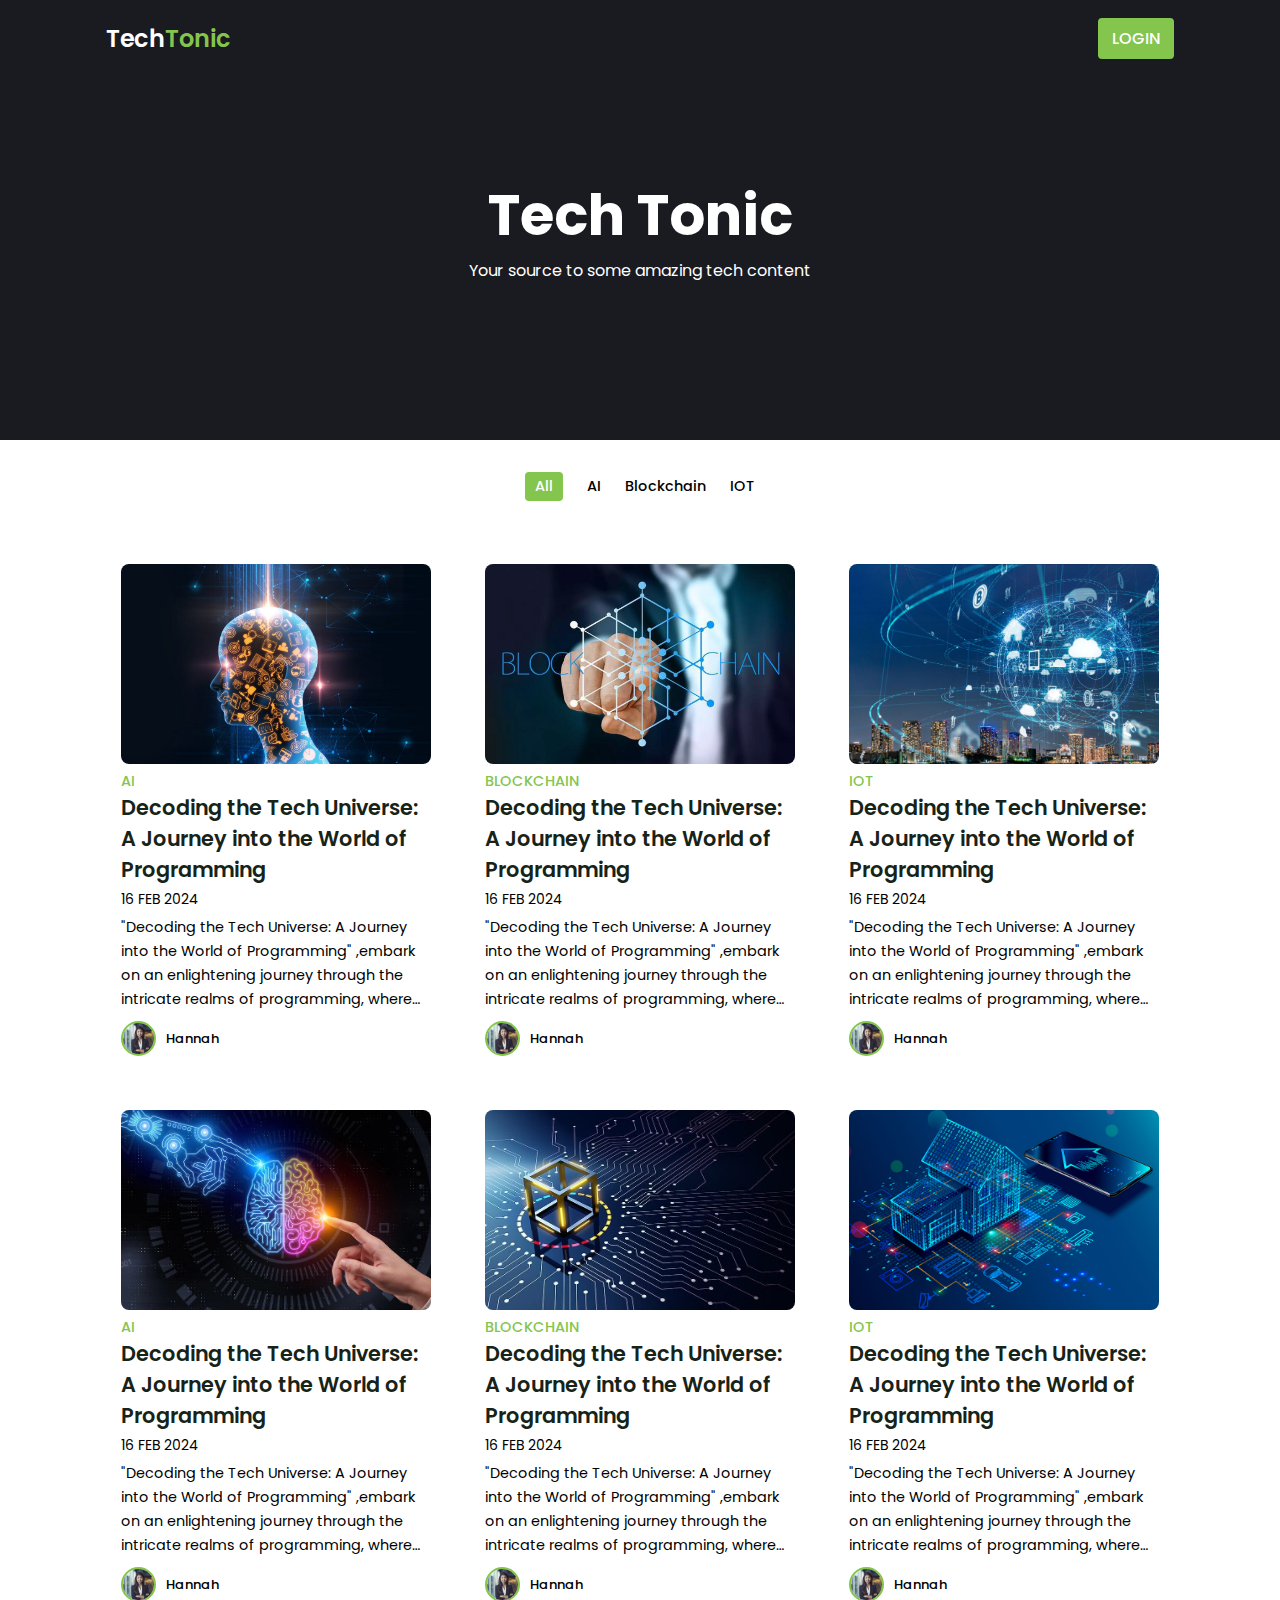
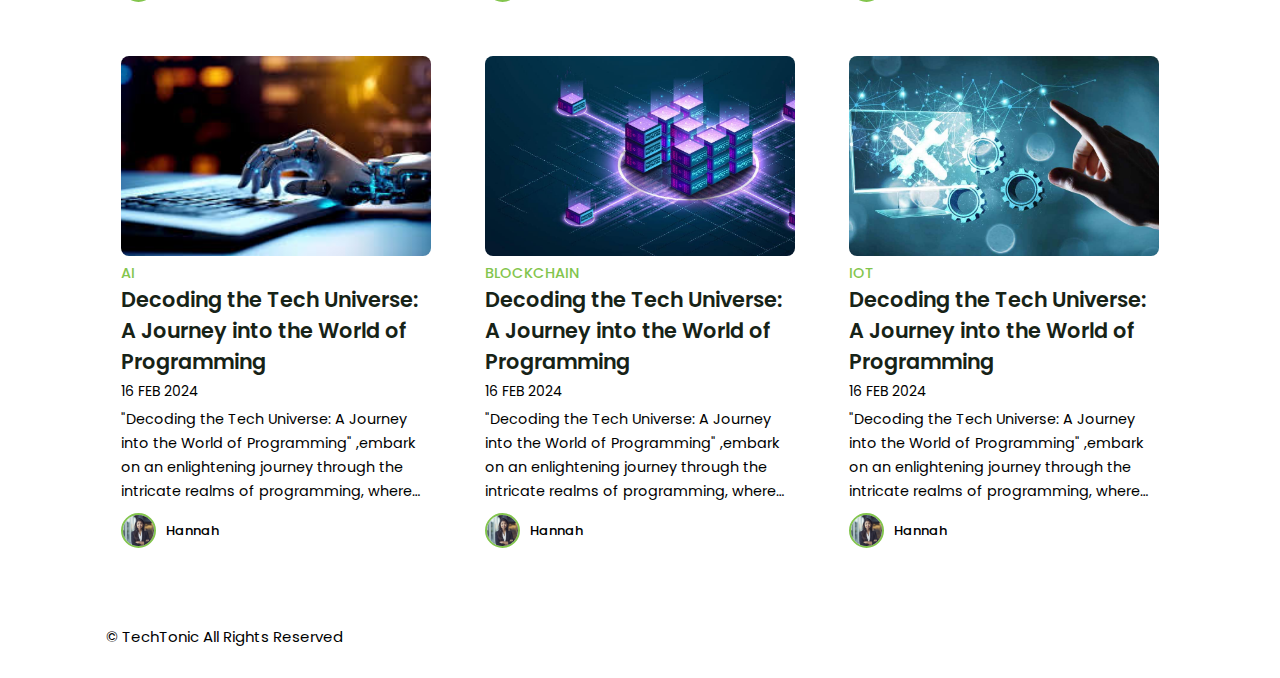
<file: index.html>
<!DOCTYPE html>
<html>
    <head>
        <meta charset="UTF-8">
        <meta http-equiv="X-UA-Compatible" content="IE=edge">
        <meta name="viewport" content="width=device-width, initial-scale=1.0">
        <title>Blog Website</title>
        <link rel="stylesheet" href="style.css">
    </head>
    <body>
        <header>
            <div class="nav container">
            <a href="#" class="logo">Tech<span>Tonic</span></a>
            <a href="#" class="login">Login</a>
        </div>
        </header>
        <section class="home" id="home">
            <div class="home-text container">
                <h2 class="home-title">Tech Tonic</h2>
                <span class="home-subtitle">Your source to some amazing tech content</span>
            </div>
        </section>
        <div class="post-filter container">
            <span class="filter-item active-filter" data-filter='all'>All</span>
            <span class="filter-item" data-filter='algorithm'>AI</span>
            <span class="filter-item" data-filter='code'>Blockchain</span>
            <span class="filter-item" data-filter='complexity'>IOT</span>
        </div>
        <section class="post container">
            <div class="post-box algorithm">
                <img src="post-1.jpg" alt="" class="post-img">
                <h2 class="category">AI</h2>
                <a href="post-page.html" class="post-title">
                    Decoding the Tech Universe: A Journey into the World of Programming</a>
                <span class="post-date">16 feb 2024</span>
                <p class="post-description">"Decoding the Tech Universe: A Journey into the World of Programming" ,embark on an enlightening journey through the intricate realms of programming, where each line of code tells a story of innovation and problem-solving. Explore the nuances of various programming languages and uncover the secrets to mastering the art of crafting efficient, elegant solutions in the ever-evolving landscape of technology.</p>

                <div class="profile">
                    <img src="profile.avif" alt="" class="profile-img">
                    <span class="profile-name">Hannah</span>
                </div>
            </div>
            <div class="post-box code">
                <img src="post-2.webp" alt="" class="post-img">
                <h2 class="category">Blockchain</h2>
                <a href="post-page.html" class="post-title">
                    Decoding the Tech Universe: A Journey into the World of Programming</a>
                <span class="post-date">16 feb 2024</span>
                <p class="post-description">"Decoding the Tech Universe: A Journey into the World of Programming" ,embark on an enlightening journey through the intricate realms of programming, where each line of code tells a story of innovation and problem-solving. Explore the nuances of various programming languages and uncover the secrets to mastering the art of crafting efficient, elegant solutions in the ever-evolving landscape of technology.</p>

                <div class="profile">
                    <img src="profile.avif" alt="" class="profile-img">
                    <span class="profile-name">Hannah</span>
                </div>
            </div>
            <div class="post-box complexity">
                <img src="post-3.jpg" alt="" class="post-img">
                <h2 class="category">IOT</h2>
                <a href="post-page.html" class="post-title">
                    Decoding the Tech Universe: A Journey into the World of Programming                
                </a>
                <span class="post-date">16 feb 2024</span>
                <p class="post-description">"Decoding the Tech Universe: A Journey into the World of Programming" ,embark on an enlightening journey through the intricate realms of programming, where each line of code tells a story of innovation and problem-solving. Explore the nuances of various programming languages and uncover the secrets to mastering the art of crafting efficient, elegant solutions in the ever-evolving landscape of technology.</p>

                <div class="profile">
                    <img src="profile.avif" alt="" class="profile-img">
                    <span class="profile-name">Hannah</span>
                </div>
            </div>
            <div class="post-box algorithm">
                <img src="post-4.webp" alt="" class="post-img">
                <h2 class="category">AI</h2>
                <a href="post-page.html" class="post-title">
                    Decoding the Tech Universe: A Journey into the World of Programming</a>
                <span class="post-date">16 feb 2024</span>
                <p class="post-description">"Decoding the Tech Universe: A Journey into the World of Programming" ,embark on an enlightening journey through the intricate realms of programming, where each line of code tells a story of innovation and problem-solving. Explore the nuances of various programming languages and uncover the secrets to mastering the art of crafting efficient, elegant solutions in the ever-evolving landscape of technology.</p>

                <div class="profile">
                    <img src="profile.avif" alt="" class="profile-img">
                    <span class="profile-name">Hannah</span>
                </div>
            </div>
            <div class="post-box code">
                <img src="post-5.avif" alt="" class="post-img">
                <h2 class="category">Blockchain</h2>
                <a href="post-page.html" class="post-title">
                    Decoding the Tech Universe: A Journey into the World of Programming</a>
                <span class="post-date">16 feb 2024</span>
                <p class="post-description">"Decoding the Tech Universe: A Journey into the World of Programming" ,embark on an enlightening journey through the intricate realms of programming, where each line of code tells a story of innovation and problem-solving. Explore the nuances of various programming languages and uncover the secrets to mastering the art of crafting efficient, elegant solutions in the ever-evolving landscape of technology.</p>

                <div class="profile">
                    <img src="profile.avif" alt="" class="profile-img">
                    <span class="profile-name">Hannah</span>
                </div>
            </div>
            <div class="post-box complexity">
                <img src="post-6.jpg" alt="" class="post-img">
                <h2 class="category">IOT</h2>
                <a href="post-page.html" class="post-title">
                    Decoding the Tech Universe: A Journey into the World of Programming</a>
                <span class="post-date">16 feb 2024</span>
                <p class="post-description">"Decoding the Tech Universe: A Journey into the World of Programming" ,embark on an enlightening journey through the intricate realms of programming, where each line of code tells a story of innovation and problem-solving. Explore the nuances of various programming languages and uncover the secrets to mastering the art of crafting efficient, elegant solutions in the ever-evolving landscape of technology.</p>
                <div class="profile">
                    <img src="profile.avif" alt="" class="profile-img">
                    <span class="profile-name">Hannah</span>
                </div>
            </div>
            <div class="post-box algorithm">
                <img src="post-7.jpeg" alt="" class="post-img">
                <h2 class="category">AI</h2>
                <a href="post-page.html" class="post-title">
                    Decoding the Tech Universe: A Journey into the World of Programming</a>
                <span class="post-date">16 feb 2024</span>
                <p class="post-description">"Decoding the Tech Universe: A Journey into the World of Programming" ,embark on an enlightening journey through the intricate realms of programming, where each line of code tells a story of innovation and problem-solving. Explore the nuances of various programming languages and uncover the secrets to mastering the art of crafting efficient, elegant solutions in the ever-evolving landscape of technology.</p>
                <div class="profile">
                    <img src="profile.avif" alt="" class="profile-img">
                    <span class="profile-name">Hannah</span>
                </div>
            </div>
            <div class="post-box code">
                <img src="post-8.jpg" alt="" class="post-img">
                <h2 class="category">Blockchain</h2>
                <a href="post-page.html" class="post-title">
                    Decoding the Tech Universe: A Journey into the World of Programming</a>
                <span class="post-date">16 feb 2024</span>
                <p class="post-description">"Decoding the Tech Universe: A Journey into the World of Programming" ,embark on an enlightening journey through the intricate realms of programming, where each line of code tells a story of innovation and problem-solving. Explore the nuances of various programming languages and uncover the secrets to mastering the art of crafting efficient, elegant solutions in the ever-evolving landscape of technology.</p>

                <div class="profile">
                    <img src="profile.avif" alt="" class="profile-img">
                    <span class="profile-name">Hannah</span>
                </div>
            </div>
            <div class="post-box complexity">
                <img src="post-9.jpg" alt="" class="post-img">
                <h2 class="category">IOT</h2>
                <a href="post-page.html" class="post-title">
                    Decoding the Tech Universe: A Journey into the World of Programming</a>
                <span class="post-date">16 feb 2024</span>
                <p class="post-description">"Decoding the Tech Universe: A Journey into the World of Programming" ,embark on an enlightening journey through the intricate realms of programming, where each line of code tells a story of innovation and problem-solving. Explore the nuances of various programming languages and uncover the secrets to mastering the art of crafting efficient, elegant solutions in the ever-evolving landscape of technology.</p>
                <div class="profile">
                    <img src="profile.avif" alt="" class="profile-img">
                    <span class="profile-name">Hannah</span>
                </div>
            </div>
        </section>
        <div class="footer container">
            <p>&#169; TechTonic All Rights Reserved</p>
            <div class="social">
                <a href="#"><i class='bx bxl-facebook'></i></a>
                <a href="#"><i class='bx bxl-twitter'></i></a>
                <a href="#"><i class='bx bxl-instagram'></i></a>
                <a href="#"><i class='bx bxl-linkedin'></i></a>
            </div>
        </div>
        <script src="https://code.jquery.com/jquery-3.7.1.js" integrity="sha256-eKhayi8LEQwp4NKxN+CfCh+3qOVUtJn3QNZ0TciWLP4=" crossorigin="anonymous"></script>
        <script src="script.js"></script>
    </body>
</html>
</file>
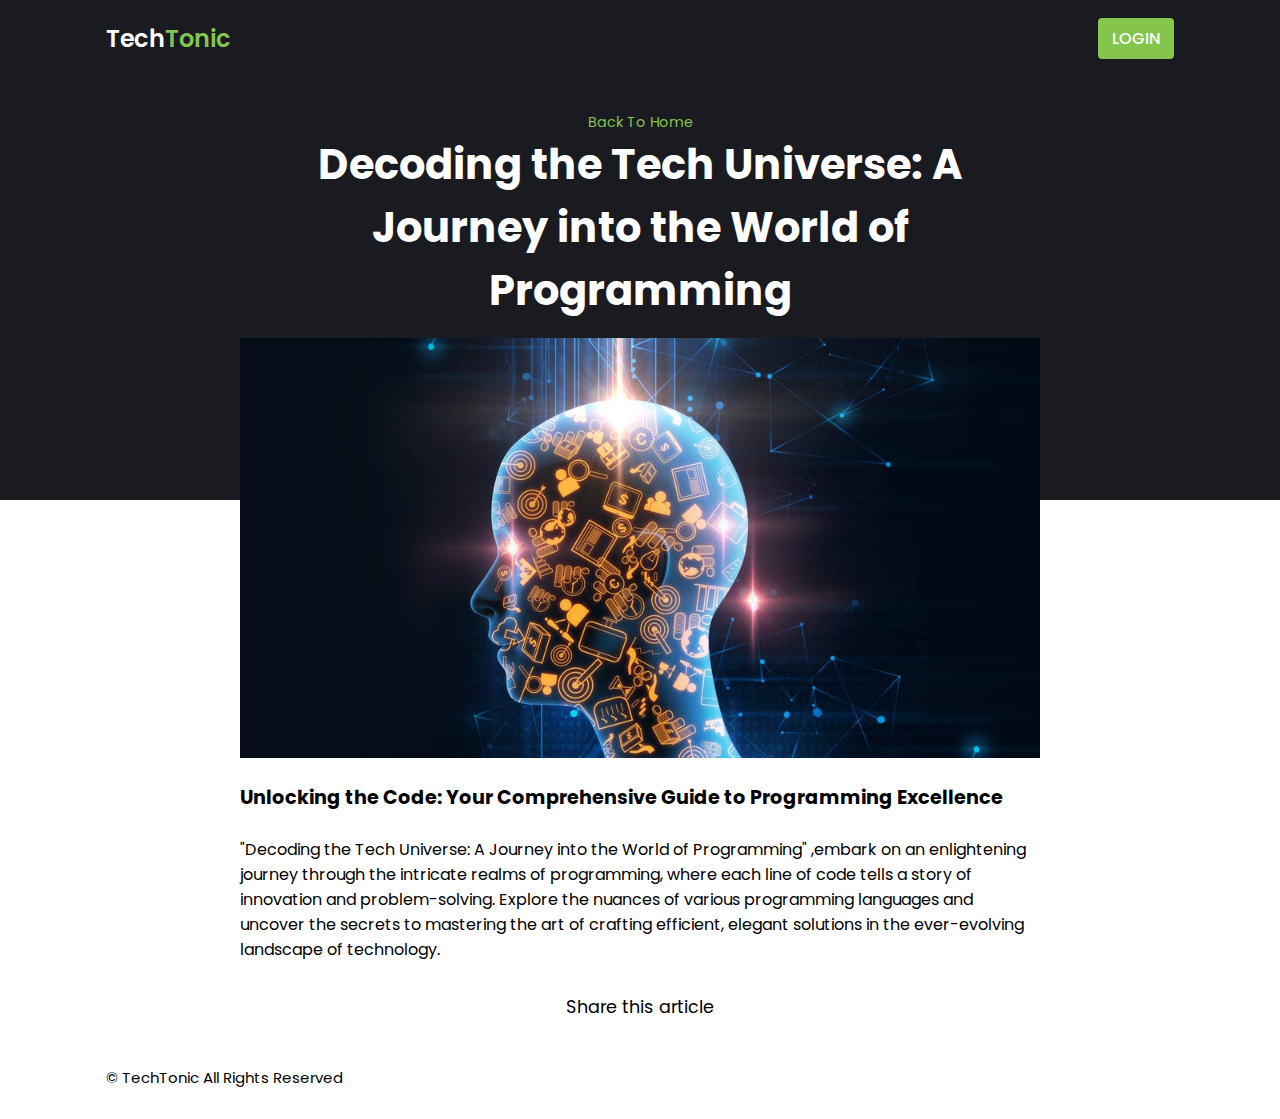
<file: post-page.html>
<!DOCTYPE html>
<html>
    <head>
        <meta charset="UTF-8">
        <meta http-equiv="X-UA-Compatible" content="IE=edge">
        <meta name="viewport" content="width=device-width, initial-scale=1.0">
        <title>Post Page</title>
        <link rel="stylesheet" href="style.css">
    </head>
    <body>
        <header>
            <div class="nav container">
            <a href="index.html" class="logo">Tech<span>Tonic</span></a>
            <a href="#" class="login">Login</a>
        </div>
        </header>
        <section class="post-header">
            <div class="header-content post-container">
                <a href="index.html" class="back-home">Back To Home</a>
                <h1 class="header-title">Decoding the Tech Universe: A Journey into the World of Programming</h1>
                <img src="post-1.jpg" alt="" class="header-img">
            </div>
        </section>
        <section class="post-content post-container">
            <br><br><br>
            <h2 class="sub-heading">Unlocking the Code: Your Comprehensive Guide to Programming Excellence</h2>
            <br>
            <p class="post-section">"Decoding the Tech Universe: A Journey into the World of Programming" ,embark on an enlightening journey through the intricate realms of programming, where each line of code tells a story of innovation and problem-solving. Explore the nuances of various programming languages and uncover the secrets to mastering the art of crafting efficient, elegant solutions in the ever-evolving landscape of technology.</p>
        </section>
        <div class="share post-container">
            <span class="share-title">Share this article</span>
            <div class="social">
                <a href="#"><i class='bx bxl-facebook'></i></a>
                <a href="#"><i class='bx bxl-twitter'></i></a>
                <a href="#"><i class='bx bxl-instagram'></i></a>
                <a href="#"><i class='bx bxl-linkedin'></i></a>
            </div>
        </div>
        <div class="footer container">
            <p>&#169; TechTonic All Rights Reserved</p>
            <div class="social">
                <a href="#"><i class='bx bxl-facebook'></i></a>
                <a href="#"><i class='bx bxl-twitter'></i></a>
                <a href="#"><i class='bx bxl-instagram'></i></a>
                <a href="#"><i class='bx bxl-linkedin'></i></a>

            </div>
        </div>
        <script src="https://code.jquery.com/jquery-3.7.1.js" integrity="sha256-eKhayi8LEQwp4NKxN+CfCh+3qOVUtJn3QNZ0TciWLP4=" crossorigin="anonymous"></script>
        <script src="script.js"></script>
    </body>
</html>
</file>
<file: style.css>
@import url('https://fonts.googleapis.com/css2?family=Poppins:ital,wght@0,100;0,200;0,300;0,400;0,500;0,600;0,700;0,800;0,900;1,100;1,200;1,300;1,400;1,500;1,600;1,700;1,800;1,900&display=swap');
*{
    font-family:'Poppins', sans-serif;
    margin: 0;
    padding: 0;
    scroll-behavior: smooth;
    scroll-padding-top: 2rem;
    box-sizing: border-box;
}
:root{
    --container-color:#1a1a21;
    --second-color:#83c54d;
    --text-color:#172317;
    --bg-color:#fff;
}
::selection{
    color:var(--bg-color);
    background:var(--second-color);
}
a{
    text-decoration: none;
}
li{
    list-style: none;
}
img{
    width: 100%;
}
section{
    padding: 3rem 0 2rem;
}
.container{
    max-width: 1068px;
    margin: auto;
    width:100%;
   
}
header{
    position: fixed;
    top:0;
    left: 0;
    width: 100%;
    z-index:200;
    background: #1a1a21;
}
header.shadow{
    box-shadow: 0 1px 4px hsl(0 4% 14% /10%);
    transition: 0.4s;
}
header.shadow.logo{
    color:var(--text-color);
}
.nav{
    display: flex;
    align-items: center;
    justify-content: space-between;
    padding: 18px 0;
}
.logo{
    font-size: 1.5rem;
    font-weight: 600;
    color: white;
}
.logo span{
    color:var(--second-color);
}
.login{
    padding: 8px 14px;
    text-transform: uppercase;
    font-weight: 500;
    border-radius: 4px;
    background: var(--second-color);
    color:var(--bg-color);
}
.login:hover{
    background: hsl(24,98%,58%);
    transition:0.3s;
}
.home{
    width:100%;
    min-height: 440px;
    background: var(--container-color);
    display: grid;
    justify-content: center;
    align-items: center;
}
.home-text{
    color:var(--bg-color);
    text-align: center;
}
.home-title{
    font-size: 3.5rem;
}
.home-subtitle{
    font-size: 1rem;
    font-weight: 400;
}
.post-filter{
    display: flex;
    justify-content: center;
    align-items: center;
    column-gap: 1.5rem;
    margin-top: 2rem !important;
}
.filter-item{
    font-size: 0.9rem;
    font-weight: 500;
    cursor: pointer;
}
.active-filter{
    background: var(--second-color);
    color: var(--bg-color);
    padding: 4px 10px;
    border-radius: 4px;
}
.post{
    display: grid;
    grid-template-columns: repeat(auto-fit, minmax(280px, auto));
    justify-content: center;
    gap: 1.5rem;
}
.post-box{
    background: var(--bg-color);
    box-shadow: 0 4px 14px hsl(355deg, 25% 15% / 10%);
    padding: 15px;
    border-radius: 0.5rem;
}
.post-img{
    width:100%;
    height: 200px;
    object-fit: cover;
    object-position: center;
    border-radius: 0.5rem;
}
.category{
    font-size: 0.9rem;
    font-weight: 500;
    text-transform: uppercase;
    color: var(--second-color);
}
.post-title{
    font-size: 1.3rem;
    font-weight: 600;
    color: var(--text-color);
    display: -webkit-box;
    -webkit-line-clamp: 3;
    -webkit-box-orient: vertical;
    overflow: hidden;
}
.post-date{
    display: flex;
    font-size: 0.875rem;
    text-transform: uppercase;
    font-weight: 400;
    margin-top: 4px;
}
.post-description{
    font-size: 0.9rem;
    line-height: 1.5rem;
    margin:5px 0 10px;
    display: -webkit-box;
    -webkit-line-clamp: 4;
    -webkit-box-orient: vertical;
    overflow: hidden;
}
.profile{
    display: flex;
    align-items: center;
    gap: 10px;
}
.profile-img{
    width: 35px;
    height:35px;
    border-radius: 50%;
    object-fit: cover;
    object-position: center;
    border: 2px solid var(--second-color);
}
.profile-name{
    font-size: 0.82rem;
    font-weight: 500;
}
.footer{
    display: flex;
    justify-content: space-between;
    align-items: center;
    padding: 30px 0;
}
.footer p{
    font-size:0.938rem;
}
.social{
    display: flex;
    align-items: center;
    column-gap: 1rem;
}
.social .bx{
    font-size:1.4rem;
    color:var(--text-color);
}
.social .bx:hover{
    color:var(--second-color);
    transition: 0.3s all linear;
}
.post-header{
    width:100%;
    height:500px;
    background: var(--container-color);
}
.post-container{
    max-width: 800px;
    margin:auto;
    width:100%;
}
.header-content{
    display: flex;
    flex-direction: column;
    align-items: center;
    margin-top: 4rem !important;
}
.back-home{
    color: var(--second-color);
    font-size: 0.9rem;
}
.header-title{
    width:90%;
    font-size: 2.6rem;
    color:var(--bg-color);
    text-align: center;
    margin-bottom: 1rem;
}
.header-img{
    width:100%;
    height:420px;
    object-fit: cover;
    object-position: center;
}
.post-content{
    margin-top: 10rem !important;
}
.sub-heading{
    font-size: 1.2rem;
}
.post-text{
    font-size: 1rem;
    line-height: 1.7rem;
    margin: 1rem 0;
    text-align: justify;
}
.share{
    display: flex;
    flex-direction: column;
    align-items: center;
    row-gap: 1rem;
}
.share-title{
    font-size: 1.1rem;
}
@media(max-width:1060px){
    .container{
        margin: 0 auto;
        width: 95%;
    }
    .home-text{
        width:100%;
    }
}
@media(max-width:800px){
    .nav {
        padding: 14px 0px;
    }
    .post-container{
        margin: 0 auto;
        width: 95%;
    }
}
@media(max-width:768px){
    .nav {
        padding: 10px 0px;
    }
    section{
        padding: 2rem 0;
    }
    .header-content {
        margin-top: 3rem !important;
    }
    .home {
        min-height: 380px;
    }
    .home-title {
        font-size: 3rem;
    }
    .header-title {
        font-size: 2rem;
    }
    .header-img {
        height: 370px;
    }
    .post-header {
        height: 435px;
    }
    .post-content {
        margin-top: 9rem !important;
    }
}
@media(max-width:570px){
    .post-header {
        height: 390px;
    }
    .header-title {
        width: 100%;
    }
    .header-img {
    height: 340px;
    }
    .footer {
        row-gap: 1rem;
        flex-direction: column;
        padding: 20px 0;
        text-align: center;
    }
}
@media(max-width:396px){
    .home-title {
        font-size: 2rem;
    }
    .home-subtitle {
        font-size: 0.9rem;
    }
    .home {
        min-height: 300px;
    }
    .post-box{
        padding: 10px;
    }
    .header-title {
        font-size: 1.4rem;
    }
    .header-img {
        height: 240px;
    }
    .post-header {
        height: 335px;
    }
    .post-content {
        margin-top: 5rem !important;
    }
    .post-text {
        font-size: 0.875rem;
        line-height: 1.5rem;
        margin: 10px 0;
    }
}
</file>
